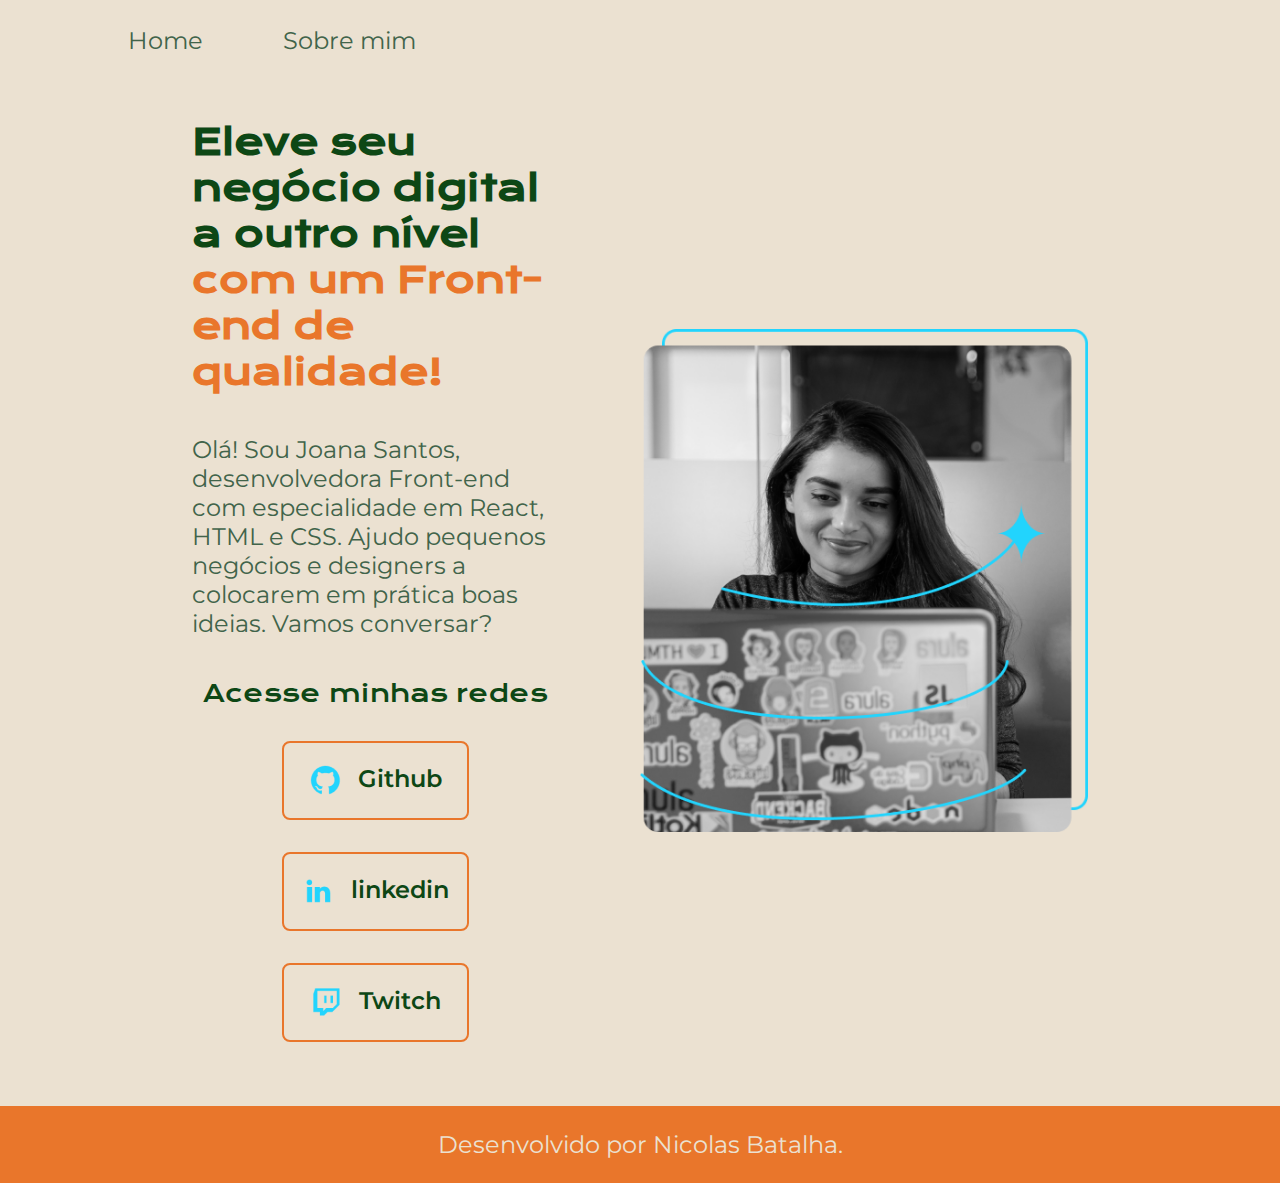
<file: index.html>
<!DOCTYPE html>
<html lang="pt-br">

<head>
    <meta charset="UTF-8">
    <meta http-equiv="X-UA-Compatible" content="IE=edge">
    <meta name="viewport" content="width=device-width, initial-scale=1.0">
    <title>Portifolio</title>
    <link rel="stylesheet" href="./estilo pro css/style.css">
</head>

<body>
    <header class="cabecalho">
        <nav class="cabecalho__menu">
            <a class="cabecalho__menu__link"href="index.html">Home</a>
            <a class="cabecalho__menu__link"href= "about.html">Sobre mim</a>
        </nav>
    </header>
    <main class="apresentacao">
        <section class="apresentacao__conteudo">
            <h1 class="apresentacao__conteudo__titulo">Eleve seu negócio digital a outro nível <strong 
            class="titulo-destaque">com um Front-end de qualidade!
            </strong></h1>
            <p class="apresentacao__conteudo__texto">Olá! Sou Joana Santos, desenvolvedora
            Front-end com especialidade em React, HTML e
            CSS. Ajudo pequenos negócios e designers a
            colocarem em prática boas ideias. Vamos
            conversar?</p>
            <div class="apresentacao__links">
                <h2 class="apresentacao__links__subtitulo">Acesse minhas redes</h2>
                <a class="apresentacao__links__link" href="https://github.com/rafaballerini">
                    <img src="./assets/github.png">
                    Github
                </a>
                <a class="apresentacao__links__link" href="https://linkedin.com/in/rafaellaballerini">
                    <img src="./assets/linkedin.png">
                    linkedin
                </a>
                <a class="apresentacao__links__link" href="https://twitch.tv/guilimadev">
                    <img src="./assets/twitch.png">
                    Twitch
                </a>
            </div>
        </section>
        <img class="apresentacao__imagem" src="./assets/fotodapessoa.png" >
    </main>
    <footer class="rodape">
        <p>Desenvolvido por Nicolas Batalha.</p>
    </footer>
</body>

</html>
</file>
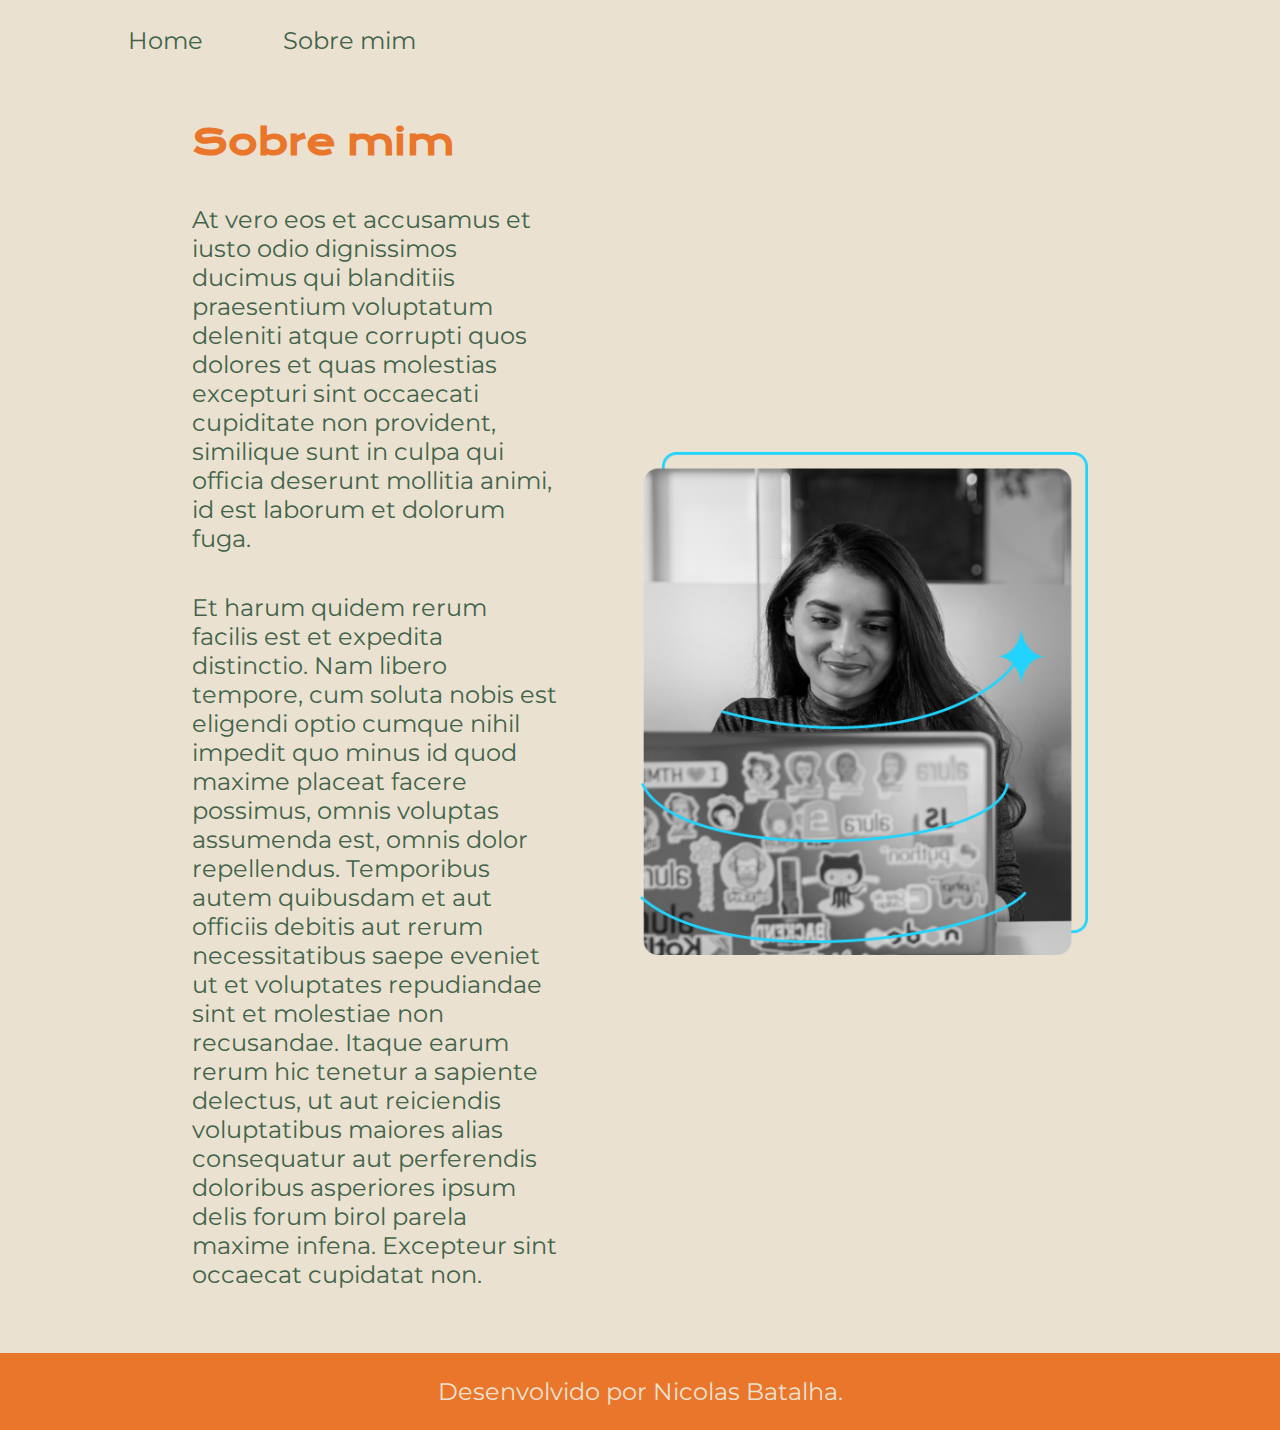
<file: about.html>
<!DOCTYPE html>
<html lang="pt-br">
<head>
    <meta charset="UTF-8">
    <meta name="viewport" content="width=device-width, initial-scale=1.0">
    <title>sobre mim</title>
    <link rel="stylesheet" href="./estilo pro css/style.css">
</head>
<body>
<header class="cabecalho">
    <nav class="cabecalho__menu">
       <a class="cabecalho__menu__link"href="index.html">Home</a>
       <a class="cabecalho__menu__link"href= "about.html">Sobre mim</a>
    </nav>
</header>
<main class="apresentacao">
     <section class="apresentacao__conteudo">
    <h1 class="apresentacao__conteudo__titulo__sobremim">Sobre mim</h1>
    <p class="apresentacao__conteudo__texto">At vero eos et accusamus et iusto odio dignissimos ducimus qui blanditiis praesentium voluptatum deleniti atque corrupti quos dolores et quas molestias excepturi sint occaecati cupiditate non provident, similique sunt in culpa qui officia deserunt mollitia animi, id est laborum et dolorum fuga.
    </p>
    <p class="apresentacao__conteudo__texto">Et harum quidem rerum facilis est et expedita distinctio. 
        Nam libero tempore, cum soluta nobis est eligendi optio cumque nihil impedit quo minus id quod maxime placeat facere possimus, omnis voluptas assumenda est, omnis dolor repellendus. 
        Temporibus autem quibusdam et aut officiis debitis aut rerum necessitatibus saepe eveniet ut et voluptates repudiandae sint et molestiae non recusandae. 
        Itaque earum rerum hic tenetur a sapiente delectus, ut aut reiciendis voluptatibus maiores alias consequatur aut perferendis doloribus asperiores ipsum delis forum birol parela maxime infena. 
        Excepteur sint occaecat cupidatat non.</p>
    </section>
    <img class="apresentacao__imagem" src="./assets/fotodapessoa.png">
</main>
<footer class="rodape">
    <p>Desenvolvido por Nicolas Batalha.</p>
</footer>
</body>

</html>
</file>
<file: estilo pro css/style.css>
@import url('https://fonts.googleapis.com/css2?family=Krona+One&family=Montserrat:wght@400;600&display=swap');

:root{
    --cor-primaria: #EBE1D1;
    --cor-secundaria: #E9762B;
    --cor-terciaria: #0D4715;
    --cor-hover:#41644A;
}
*{
    margin: 0;
    padding: 0;
}

body{
    /* height: 100vh; */
    box-sizing: border-box;
    background-color: var(--cor-primaria);
    color:var(--cor-terciaria);
}
.titulo-destaque{
    color:var(--cor-secundaria);
}
.cabecalho{
    padding: 2% 0% 0% 10%;
}
.cabecalho__menu{
    display: flex;
    gap: 80px;
}
.cabecalho__menu__link
{
    color: var(--cor-hover);
    font-size: 1.5rem;
    font-family: 'Montserrat', sans-serif;
    text-decoration: none;
}
.apresentacao{
    padding: 5% 15%;
    display: flex;
    align-items: center;
    justify-content: space-between;
    gap: 82PX;
}
.apresentacao__conteudo{
    width: 50%;
    display: flex;
    flex-direction: column;
    gap: 40px;
}

.apresentacao__conteudo__titulo{
    font-size: 2.25rem;
    font-family: 'Krona One', sans-serif;
}
.apresentacao__conteudo__texto{
    font-size: 1.5rem;
    font-family: 'Montserrat', sans-serif;
    color:#41644A
}

.apresentacao__links{
    display: flex;
    flex-direction: column;
    justify-content: space-between;
    align-items: center;
    gap: 32px;
}
.apresentacao__links__subtitulo{
    font-family: 'Krona One', sans-serif;
    font-weight: 400;
    font-size: 1.5rem;
}
.apresentacao__links__link{
    /* background-color: #22D4FD; */
    display: flex;
    justify-content: center;
    gap: 16px;
    border: 2px solid var(--cor-secundaria);
    width: 50%;
    text-align: center;
    border-radius: 8px;
    font-size: 1.5rem;
    font-weight: 600;
    padding: 21.5px 0;
    text-decoration: none;
    color:var(--cor-terciaria);
    font-family: 'Montserrat', sans-serif;
}
.apresentacao__links__link:hover{
    background-color: #272727;
}
.apresentacao__imagem{
    width: 50%;
    
}
.rodape{
    color:var(--cor-primaria);
    background-color:var(--cor-secundaria);
    padding: 24px;
    text-align: center;
    font-family: 'Montserrat', sans-serif;
    font-size: 1.5rem;
    font-weight: 400;
}
.apresentacao__conteudo__titulo__sobremim {
     font-size: 2.25rem;
    font-family: 'Krona One', sans-serif;
    color:#E9762B
}
@media (max-width:1200px) {
  
    .cabecalho{
        padding: 10%;
    }
    .cabecalho__menu{
        justify-content: center;
    }
      .apresentacao{
        flex-direction: column-reverse;
        padding: 5%;
    }
    .apresentacao__conteudo{
        width: auto;
    }
}
</file>
